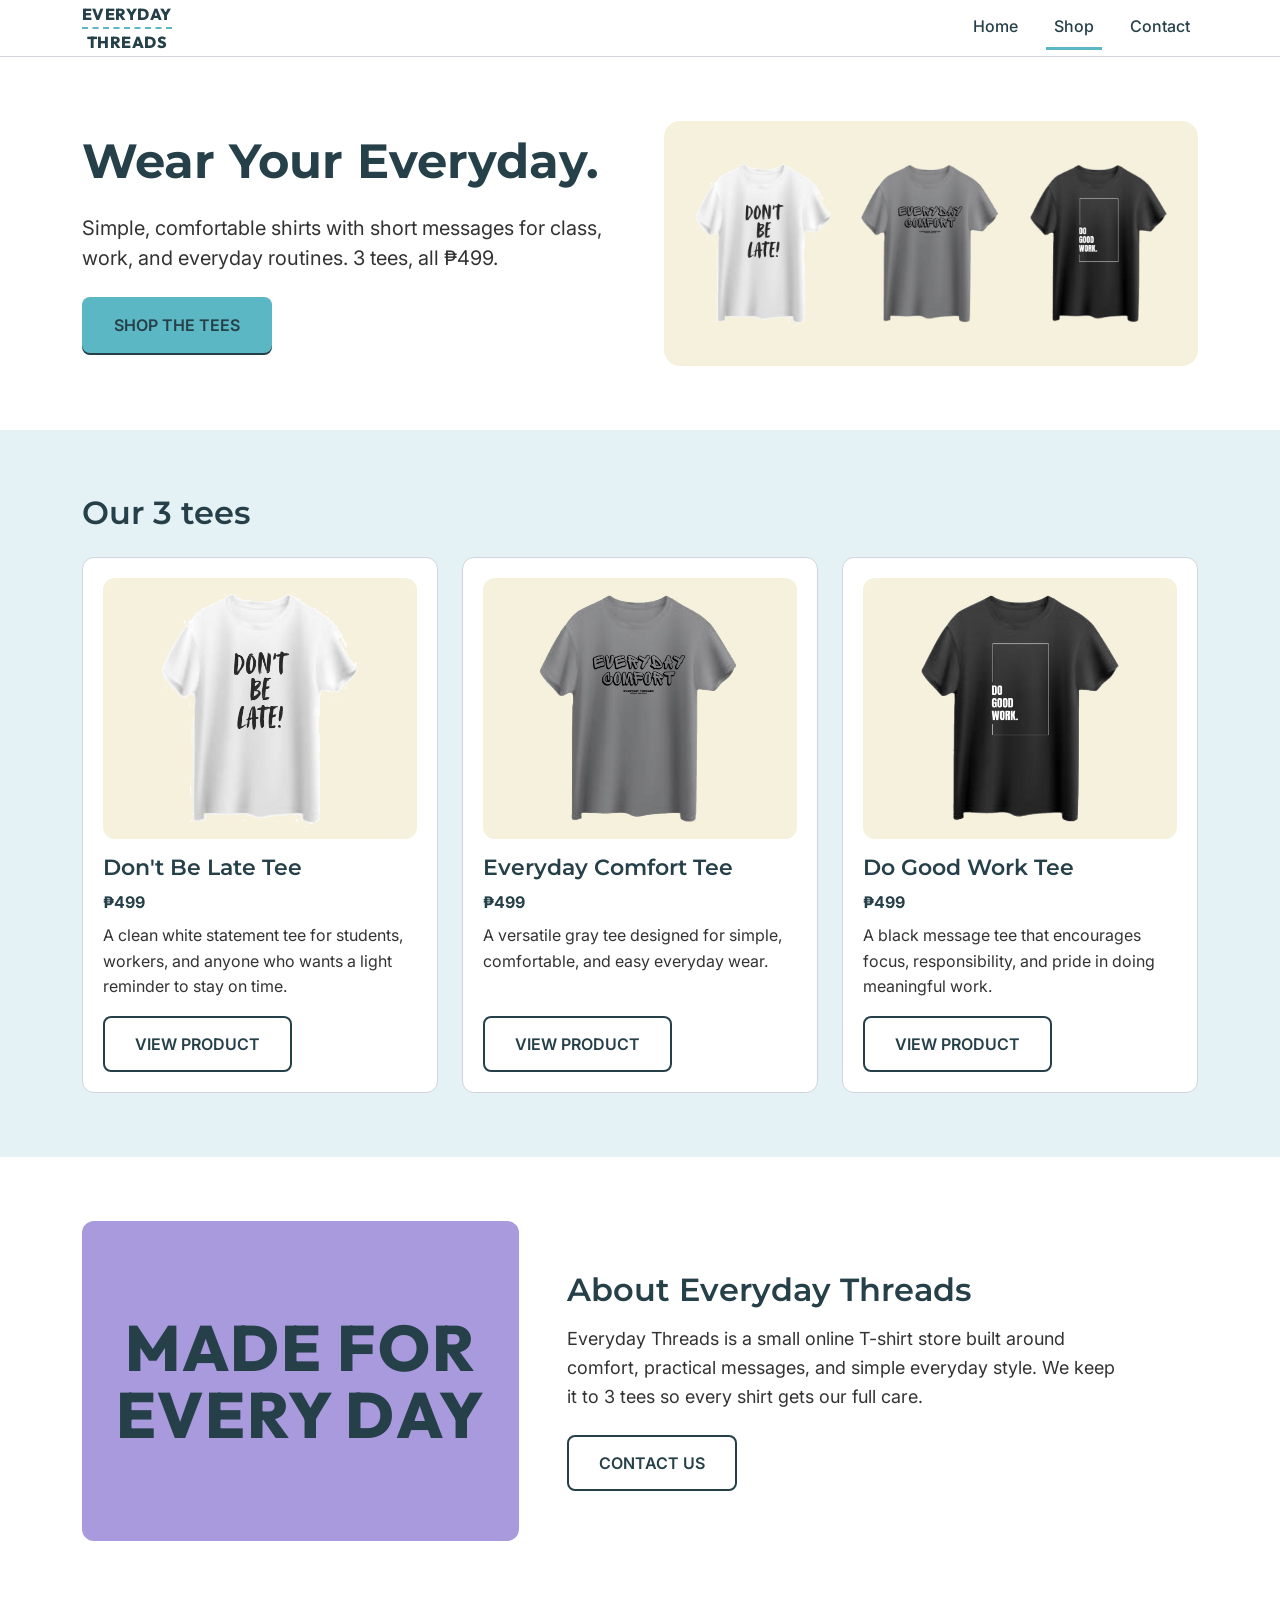
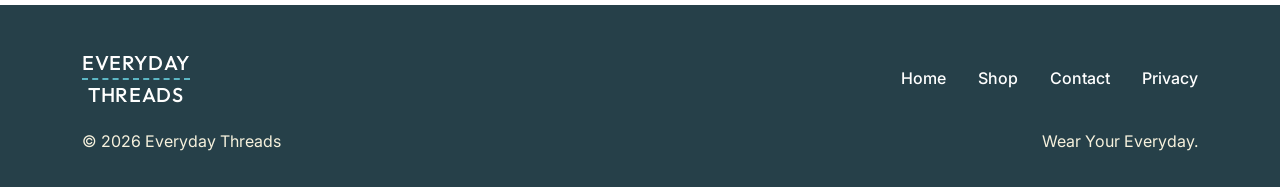
<file: index.html>
<!DOCTYPE html>
<html lang="en">
<head>
  <meta charset="UTF-8">
  <meta name="viewport" content="width=device-width, initial-scale=1">
  <title>Everyday Threads | Comfortable message tees for every day</title>
  <meta name="description" content="Everyday Threads sells three simple, comfortable message tees for class, work, and everyday routines. All tees are 499 pesos.">
  <link rel="stylesheet" href="https://cdn.jsdelivr.net/npm/bootstrap@5.3.3/dist/css/bootstrap.min.css" integrity="sha384-QWTKZyjpPEjISv5WaRU9OFeRpok6YctnYmDr5pNlyT2bRjXh0JMhjY6hW+ALEwIH" crossorigin="anonymous">
  <link rel="preconnect" href="https://fonts.googleapis.com">
  <link rel="preconnect" href="https://fonts.gstatic.com" crossorigin>
  <link rel="stylesheet" href="https://fonts.googleapis.com/css2?family=Inter:wght@400;500;600;700&amp;family=Montserrat:wght@600;700&amp;family=Outfit:wght@800&amp;display=swap">
  <link rel="stylesheet" href="css/style.css">
</head>
<body>
  <a class="skip-link" href="#main">Skip to main content</a>
  <header class="site-header">
    <nav class="navbar navbar-expand-md" aria-label="Main">
      <div class="container">
        <a class="logo" href="index.html" aria-label="Everyday Threads home page"><span>Everyday</span><span class="stitch"></span><span>Threads</span></a>
        <button class="navbar-toggler" type="button" data-bs-toggle="collapse" data-bs-target="#main-nav" aria-controls="main-nav" aria-expanded="false" aria-label="Open menu">
          <span class="navbar-toggler-icon"></span>
        </button>
        <div class="collapse navbar-collapse justify-content-end" id="main-nav">
          <ul class="navbar-nav">
          <li class="nav-item"><a class="nav-link active" aria-current="page" href="index.html">Home</a></li>
          <li class="nav-item"><a class="nav-link" href="index.html#shop">Shop</a></li>
          <li class="nav-item"><a class="nav-link" href="contact.html">Contact</a></li>
          </ul>
        </div>
      </div>
    </nav>
  </header>

  <main id="main">
    <section class="section" aria-labelledby="hero-title">
      <div class="container">
        <div class="row align-items-center g-5">
          <div class="col-lg-6">
            <h1 id="hero-title" class="mb-4">Wear Your Everyday.</h1>
            <p class="lead-text mb-4">Simple, comfortable shirts with short messages for class, work, and everyday routines. 3 tees, all &#8369;499.</p>
            <a class="btn btn-et" href="#shop">Shop the tees</a>
          </div>
          <div class="col-lg-6">
            <div class="hero-panel d-flex align-items-center justify-content-center">
              <img src="images/dont-be-late-tee.jpg" alt="Don't Be Late Tee: white tee with the words Don't be late in brush lettering" width="900" height="975">
              <img src="images/everyday-comfort-tee.jpg" alt="Everyday Comfort Tee: gray tee with the words Everyday Comfort" width="900" height="975">
              <img src="images/do-good-work-tee.jpg" alt="Do Good Work Tee: black tee with the words Do good work in white capitals" width="900" height="975">
            </div>
          </div>
        </div>
      </div>
    </section>

    <section id="shop" class="section bg-pale-teal" aria-labelledby="shop-title">
      <div class="container">
        <h2 id="shop-title" class="mb-4">Our 3 tees</h2>
        <div class="row g-4">
          <div class="col-md-6 col-lg-4">
            <article class="product-card d-flex flex-column gap-2">
              <div class="img-panel mb-2">
                <img src="images/dont-be-late-tee.jpg" alt="White Don't Be Late Tee with the words Don't be late in black brush lettering on the front" width="900" height="975" loading="lazy">
              </div>
              <h3 class="mb-0">Don't Be Late Tee</h3>
              <p class="price mb-0">&#8369;499</p>
              <p class="mb-2">A clean white statement tee for students, workers, and anyone who wants a light reminder to stay on time.</p>
              <a class="btn btn-et-outline align-self-start mt-auto" href="dont-be-late-tee.html">View product<span class="visually-hidden">: Don't Be Late Tee</span></a>
            </article>
          </div>
          <div class="col-md-6 col-lg-4">
            <article class="product-card d-flex flex-column gap-2">
              <div class="img-panel mb-2">
                <img src="images/everyday-comfort-tee.jpg" alt="Gray Everyday Comfort Tee with the words Everyday Comfort in black graffiti-style lettering on the front" width="900" height="975" loading="lazy">
              </div>
              <h3 class="mb-0">Everyday Comfort Tee</h3>
              <p class="price mb-0">&#8369;499</p>
              <p class="mb-2">A versatile gray tee designed for simple, comfortable, and easy everyday wear.</p>
              <a class="btn btn-et-outline align-self-start mt-auto" href="everyday-comfort-tee.html">View product<span class="visually-hidden">: Everyday Comfort Tee</span></a>
            </article>
          </div>
          <div class="col-md-6 col-lg-4">
            <article class="product-card d-flex flex-column gap-2">
              <div class="img-panel mb-2">
                <img src="images/do-good-work-tee.jpg" alt="Black Do Good Work Tee with the words Do good work in white capitals beside a thin white frame" width="900" height="975" loading="lazy">
              </div>
              <h3 class="mb-0">Do Good Work Tee</h3>
              <p class="price mb-0">&#8369;499</p>
              <p class="mb-2">A black message tee that encourages focus, responsibility, and pride in doing meaningful work.</p>
              <a class="btn btn-et-outline align-self-start mt-auto" href="do-good-work-tee.html">View product<span class="visually-hidden">: Do Good Work Tee</span></a>
            </article>
          </div>
        </div>
      </div>
    </section>

    <section id="about" class="section" aria-labelledby="about-title">
      <div class="container">
        <div class="row align-items-center g-5">
          <div class="col-lg-5">
            <div class="about-panel" aria-hidden="true">Made for<br>every day</div>
          </div>
          <div class="col-lg-7">
            <h2 id="about-title" class="mb-3">About Everyday Threads</h2>
            <p class="about-text mb-4">Everyday Threads is a small online T-shirt store built around comfort, practical messages, and simple everyday style. We keep it to 3 tees so every shirt gets our full care.</p>
            <a class="btn btn-et-outline" href="contact.html">Contact us</a>
          </div>
        </div>
      </div>
    </section>
  </main>

  <footer class="site-footer">
    <div class="container">
      <div class="d-flex flex-column flex-md-row justify-content-between align-items-md-center gap-3">
        <a class="logo logo-light" href="index.html" aria-label="Everyday Threads home page"><span>Everyday</span><span class="stitch"></span><span>Threads</span></a>
        <nav aria-label="Footer">
          <ul class="list-unstyled d-flex flex-wrap footer-nav mb-0">
            <li><a href="index.html">Home</a></li>
            <li><a href="index.html#shop">Shop</a></li>
            <li><a href="contact.html">Contact</a></li>
            <li><a href="privacy.html">Privacy</a></li>
          </ul>
        </nav>
      </div>
      <div class="d-flex flex-column flex-md-row justify-content-between gap-2 mt-4">
        <p class="copy mb-0">&copy; 2026 Everyday Threads</p>
        <p class="copy mb-0">Wear Your Everyday.</p>
      </div>
    </div>
  </footer>

  <script src="https://cdn.jsdelivr.net/npm/bootstrap@5.3.3/dist/js/bootstrap.bundle.min.js" integrity="sha384-YvpcrYf0tY3lHB60NNkmXc5s9fDVZLESaAA55NDzOxhy9GkcIdslK1eN7N6jIeHz" crossorigin="anonymous"></script>
  <script src="js/main.js"></script>
</body>
</html>
</file>
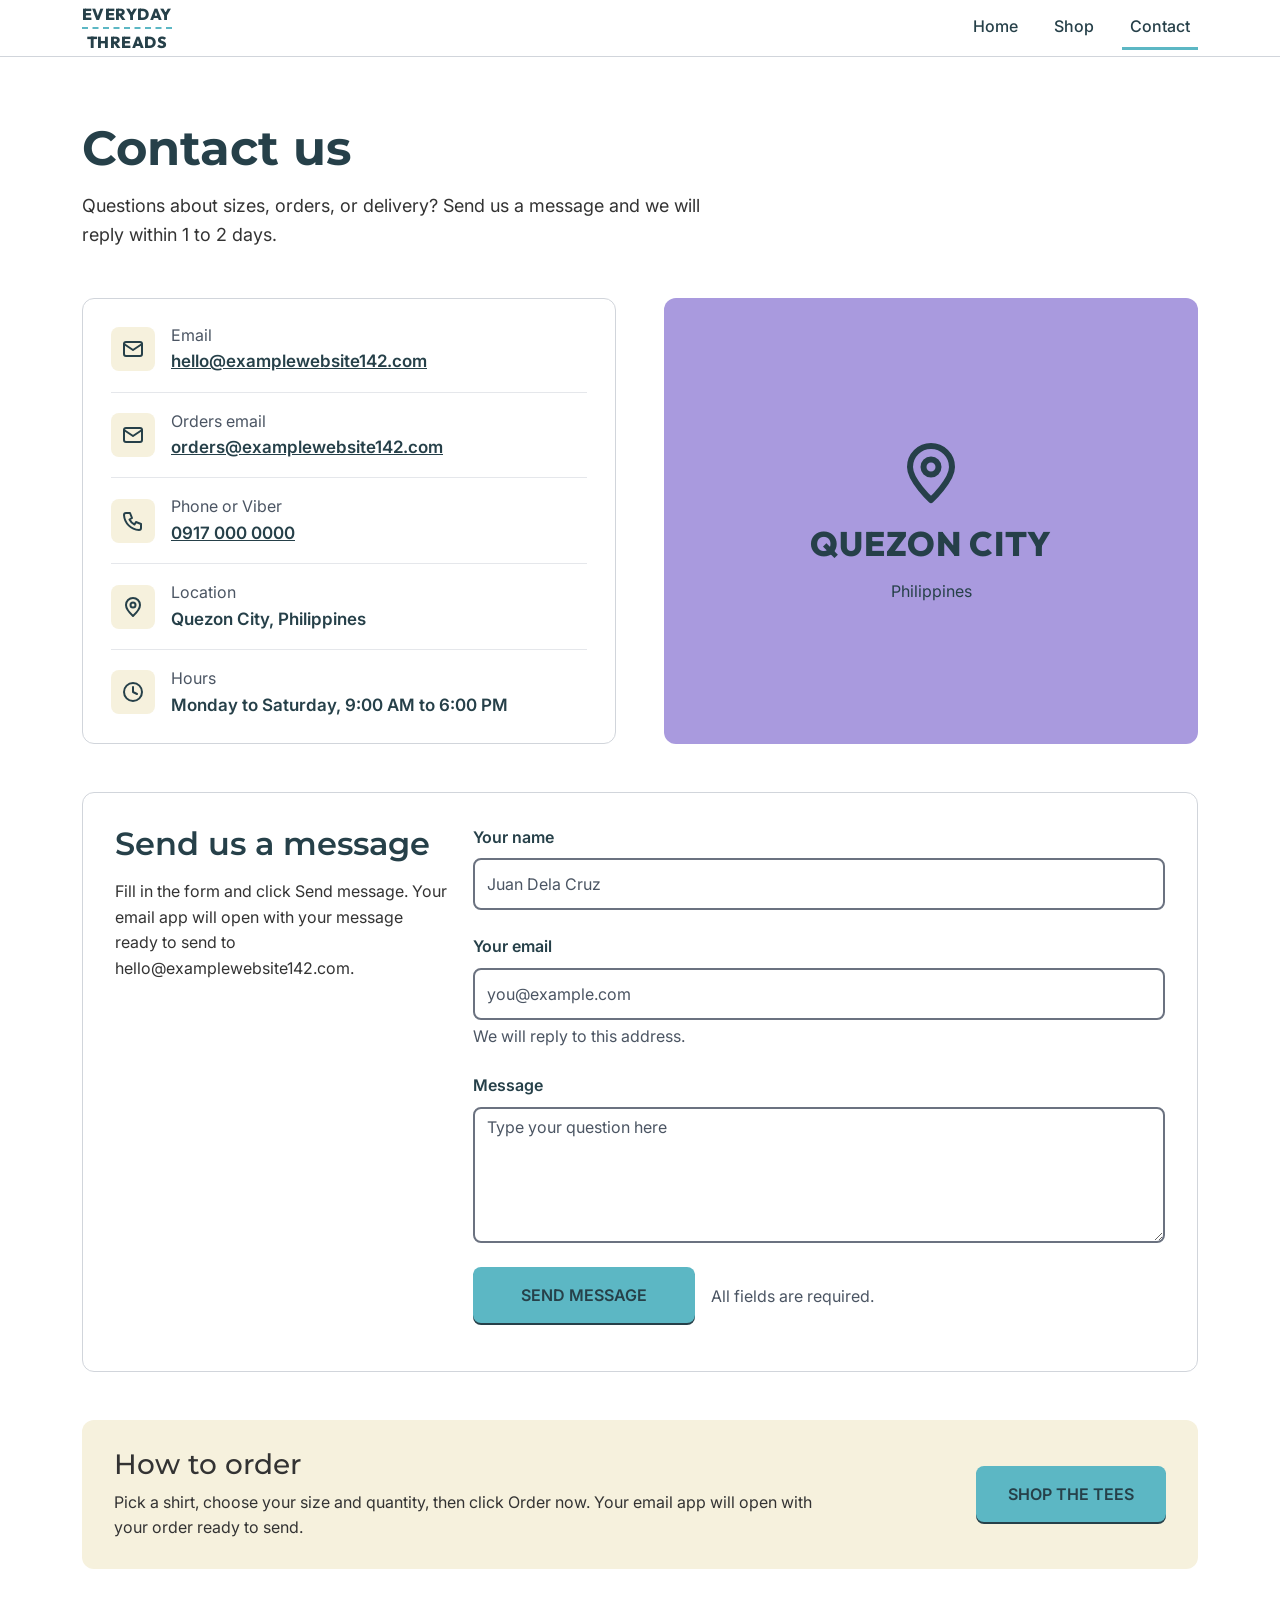
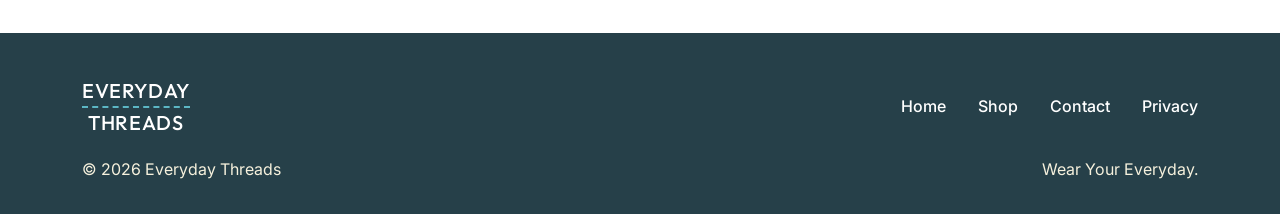
<file: contact.html>
<!DOCTYPE html>
<html lang="en">
<head>
  <meta charset="UTF-8">
  <meta name="viewport" content="width=device-width, initial-scale=1">
  <title>Contact Us | Everyday Threads</title>
  <meta name="description" content="Questions about sizes, orders, or delivery? Contact Everyday Threads. We reply within 1 to 2 days.">
  <link rel="stylesheet" href="https://cdn.jsdelivr.net/npm/bootstrap@5.3.3/dist/css/bootstrap.min.css" integrity="sha384-QWTKZyjpPEjISv5WaRU9OFeRpok6YctnYmDr5pNlyT2bRjXh0JMhjY6hW+ALEwIH" crossorigin="anonymous">
  <link rel="preconnect" href="https://fonts.googleapis.com">
  <link rel="preconnect" href="https://fonts.gstatic.com" crossorigin>
  <link rel="stylesheet" href="https://fonts.googleapis.com/css2?family=Inter:wght@400;500;600;700&amp;family=Montserrat:wght@600;700&amp;family=Outfit:wght@800&amp;display=swap">
  <link rel="stylesheet" href="css/style.css">
</head>
<body>
  <a class="skip-link" href="#main">Skip to main content</a>
  <header class="site-header">
    <nav class="navbar navbar-expand-md" aria-label="Main">
      <div class="container">
        <a class="logo" href="index.html" aria-label="Everyday Threads home page"><span>Everyday</span><span class="stitch"></span><span>Threads</span></a>
        <button class="navbar-toggler" type="button" data-bs-toggle="collapse" data-bs-target="#main-nav" aria-controls="main-nav" aria-expanded="false" aria-label="Open menu">
          <span class="navbar-toggler-icon"></span>
        </button>
        <div class="collapse navbar-collapse justify-content-end" id="main-nav">
          <ul class="navbar-nav">
          <li class="nav-item"><a class="nav-link" href="index.html">Home</a></li>
          <li class="nav-item"><a class="nav-link" href="index.html#shop">Shop</a></li>
          <li class="nav-item"><a class="nav-link active" aria-current="page" href="contact.html">Contact</a></li>
          </ul>
        </div>
      </div>
    </nav>
  </header>

  <main id="main">
    <section class="section pb-0" aria-labelledby="contact-title">
      <div class="container">
        <h1 id="contact-title" class="mb-3">Contact us</h1>
        <p class="intro-text mb-0">Questions about sizes, orders, or delivery? Send us a message and we will reply within 1 to 2 days.</p>
      </div>
    </section>

    <section class="section pt-5 pb-0" aria-label="Contact details">
      <div class="container">
        <div class="row g-5">
          <div class="col-lg-6">
            <div class="contact-card">
            <div class="contact-row">
              <span class="contact-icon"><svg width="24" height="24" viewBox="0 0 24 24" fill="none" stroke="#264049" stroke-width="2" stroke-linecap="round" stroke-linejoin="round" aria-hidden="true" focusable="false"><rect x="3" y="5" width="18" height="14" rx="2"/><path d="M3 7l9 6 9-6"/></svg></span>
              <div><span class="contact-label">Email</span><span class="contact-value"><a href="mailto:hello@examplewebsite142.com">hello@examplewebsite142.com</a></span></div>
            </div>
            <div class="contact-row">
              <span class="contact-icon"><svg width="24" height="24" viewBox="0 0 24 24" fill="none" stroke="#264049" stroke-width="2" stroke-linecap="round" stroke-linejoin="round" aria-hidden="true" focusable="false"><rect x="3" y="5" width="18" height="14" rx="2"/><path d="M3 7l9 6 9-6"/></svg></span>
              <div><span class="contact-label">Orders email</span><span class="contact-value"><a href="mailto:orders@examplewebsite142.com">orders@examplewebsite142.com</a></span></div>
            </div>
            <div class="contact-row">
              <span class="contact-icon"><svg width="24" height="24" viewBox="0 0 24 24" fill="none" stroke="#264049" stroke-width="2" stroke-linecap="round" stroke-linejoin="round" aria-hidden="true" focusable="false"><path d="M5 4h4l2 5-2.5 1.5a11 11 0 0 0 5 5L15 13l5 2v4a2 2 0 0 1-2 2A16 16 0 0 1 3 6a2 2 0 0 1 2-2z"/></svg></span>
              <div><span class="contact-label">Phone or Viber</span><span class="contact-value"><a href="tel:+639170000000">0917&nbsp;000&nbsp;0000</a></span></div>
            </div>
            <div class="contact-row">
              <span class="contact-icon"><svg width="24" height="24" viewBox="0 0 24 24" fill="none" stroke="#264049" stroke-width="2" stroke-linecap="round" stroke-linejoin="round" aria-hidden="true" focusable="false"><path d="M12 21s-7-6.5-7-11a7 7 0 0 1 14 0c0 4.5-7 11-7 11z"/><circle cx="12" cy="10" r="2.5"/></svg></span>
              <div><span class="contact-label">Location</span><span class="contact-value">Quezon City, Philippines</span></div>
            </div>
            <div class="contact-row">
              <span class="contact-icon"><svg width="24" height="24" viewBox="0 0 24 24" fill="none" stroke="#264049" stroke-width="2" stroke-linecap="round" stroke-linejoin="round" aria-hidden="true" focusable="false"><circle cx="12" cy="12" r="9"/><path d="M12 7v5l4 2"/></svg></span>
              <div><span class="contact-label">Hours</span><span class="contact-value">Monday to Saturday, 9:00 AM to 6:00 PM</span></div>
            </div>
            </div>
          </div>
          <div class="col-lg-6">
            <div class="location-panel" aria-hidden="true">
              <svg width="72" height="72" viewBox="0 0 24 24" fill="none" stroke="#264049" stroke-width="2" stroke-linecap="round" stroke-linejoin="round" aria-hidden="true" focusable="false"><path d="M12 21s-7-6.5-7-11a7 7 0 0 1 14 0c0 4.5-7 11-7 11z"/><circle cx="12" cy="10" r="2.5"/></svg>
              <span class="city">Quezon City</span>
              <span>Philippines</span>
            </div>
          </div>
        </div>
      </div>
    </section>

    <section class="section pt-5 pb-0" aria-labelledby="form-title">
      <div class="container">
        <div class="form-card">
          <div class="row g-4">
            <div class="col-lg-4">
              <h2 id="form-title" class="mb-3">Send us a message</h2>
              <p class="mb-0">Fill in the form and click Send message. Your email app will open with your message ready to send to hello@examplewebsite142.com.</p>
            </div>
            <div class="col-lg-8">
              <form id="contact-form" novalidate>
                <div class="mb-4">
                  <label for="contact-name" class="form-label">Your name</label>
                  <input type="text" class="form-control" id="contact-name" name="name" autocomplete="name" placeholder="Juan Dela Cruz" required aria-describedby="contact-name-error">
                  <p id="contact-name-error" class="field-error mb-0" hidden></p>
                </div>
                <div class="mb-4">
                  <label for="contact-email" class="form-label">Your email</label>
                  <input type="email" class="form-control" id="contact-email" name="email" autocomplete="email" placeholder="you@example.com" required aria-describedby="contact-email-hint contact-email-error">
                  <p id="contact-email-hint" class="form-text mb-0 mt-1">We will reply to this address.</p>
                  <p id="contact-email-error" class="field-error mb-0" hidden></p>
                </div>
                <div class="mb-4">
                  <label for="contact-message" class="form-label">Message</label>
                  <textarea class="form-control" id="contact-message" name="message" rows="5" placeholder="Type your question here" required aria-describedby="contact-message-error"></textarea>
                  <p id="contact-message-error" class="field-error mb-0" hidden></p>
                </div>
                <div class="d-flex flex-wrap align-items-center gap-3">
                  <button type="submit" class="btn btn-et px-5">Send message</button>
                  <p class="form-text mb-0">All fields are required.</p>
                </div>
                <p id="contact-status" class="form-status mt-3 mb-0" role="status" aria-live="polite"></p>
              </form>
            </div>
          </div>
        </div>
      </div>
    </section>

    <section class="section pt-5" aria-labelledby="order-help-title">
      <div class="container">
        <div class="how-to-order d-flex flex-column flex-md-row justify-content-between align-items-md-center gap-3">
          <div class="how-to-order-text">
            <h2 id="order-help-title" class="h3 mb-2">How to order</h2>
            <p class="mb-0">Pick a shirt, choose your size and quantity, then click Order now. Your email app will open with your order ready to send.</p>
          </div>
          <a class="btn btn-et" href="index.html#shop">Shop the tees</a>
        </div>
      </div>
    </section>
  </main>

  <footer class="site-footer">
    <div class="container">
      <div class="d-flex flex-column flex-md-row justify-content-between align-items-md-center gap-3">
        <a class="logo logo-light" href="index.html" aria-label="Everyday Threads home page"><span>Everyday</span><span class="stitch"></span><span>Threads</span></a>
        <nav aria-label="Footer">
          <ul class="list-unstyled d-flex flex-wrap footer-nav mb-0">
            <li><a href="index.html">Home</a></li>
            <li><a href="index.html#shop">Shop</a></li>
            <li><a href="contact.html">Contact</a></li>
            <li><a href="privacy.html">Privacy</a></li>
          </ul>
        </nav>
      </div>
      <div class="d-flex flex-column flex-md-row justify-content-between gap-2 mt-4">
        <p class="copy mb-0">&copy; 2026 Everyday Threads</p>
        <p class="copy mb-0">Wear Your Everyday.</p>
      </div>
    </div>
  </footer>

  <script src="https://cdn.jsdelivr.net/npm/bootstrap@5.3.3/dist/js/bootstrap.bundle.min.js" integrity="sha384-YvpcrYf0tY3lHB60NNkmXc5s9fDVZLESaAA55NDzOxhy9GkcIdslK1eN7N6jIeHz" crossorigin="anonymous"></script>
  <script src="js/main.js"></script>
</body>
</html>
</file>
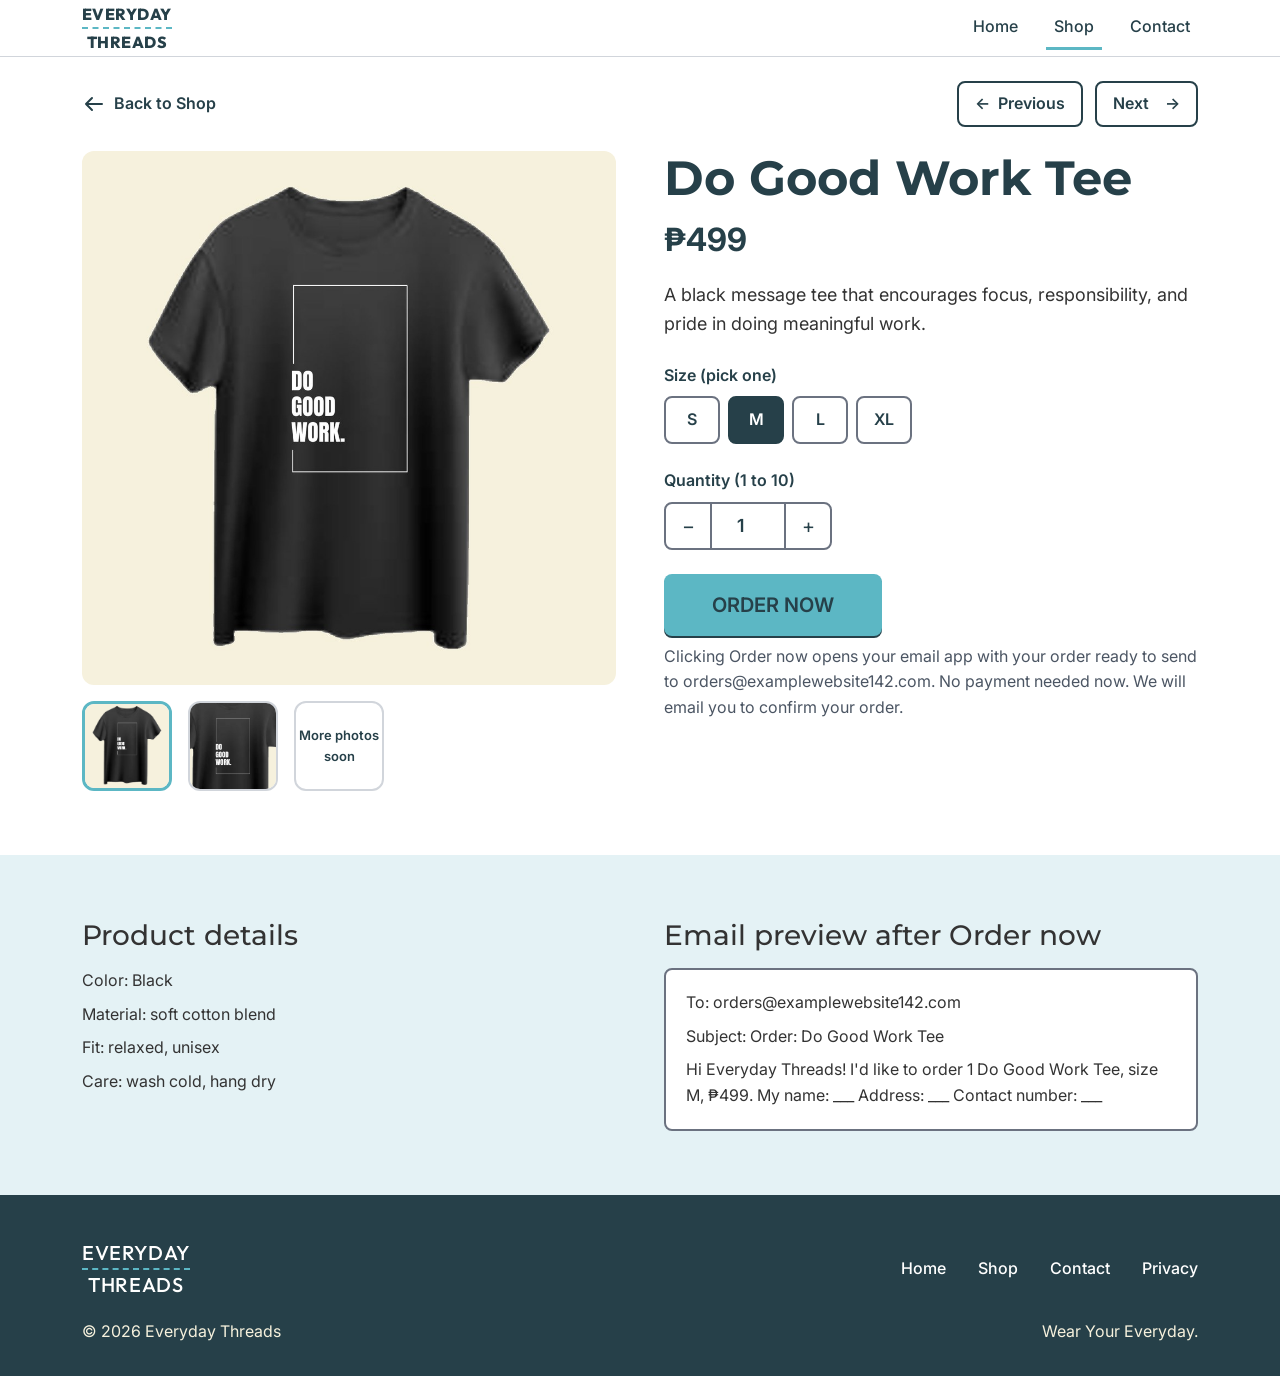
<file: do-good-work-tee.html>
<!DOCTYPE html>
<html lang="en">
<head>
  <meta charset="UTF-8">
  <meta name="viewport" content="width=device-width, initial-scale=1">
  <title>Do Good Work Tee | Everyday Threads</title>
  <meta name="description" content="Do Good Work Tee: A black message tee that encourages focus, responsibility, and pride in doing meaningful work. 499 pesos. Order by email.">
  <link rel="stylesheet" href="https://cdn.jsdelivr.net/npm/bootstrap@5.3.3/dist/css/bootstrap.min.css" integrity="sha384-QWTKZyjpPEjISv5WaRU9OFeRpok6YctnYmDr5pNlyT2bRjXh0JMhjY6hW+ALEwIH" crossorigin="anonymous">
  <link rel="preconnect" href="https://fonts.googleapis.com">
  <link rel="preconnect" href="https://fonts.gstatic.com" crossorigin>
  <link rel="stylesheet" href="https://fonts.googleapis.com/css2?family=Inter:wght@400;500;600;700&amp;family=Montserrat:wght@600;700&amp;family=Outfit:wght@800&amp;display=swap">
  <link rel="stylesheet" href="css/style.css">
</head>
<body>
  <a class="skip-link" href="#main">Skip to main content</a>
  <header class="site-header">
    <nav class="navbar navbar-expand-md" aria-label="Main">
      <div class="container">
        <a class="logo" href="index.html" aria-label="Everyday Threads home page"><span>Everyday</span><span class="stitch"></span><span>Threads</span></a>
        <button class="navbar-toggler" type="button" data-bs-toggle="collapse" data-bs-target="#main-nav" aria-controls="main-nav" aria-expanded="false" aria-label="Open menu">
          <span class="navbar-toggler-icon"></span>
        </button>
        <div class="collapse navbar-collapse justify-content-end" id="main-nav">
          <ul class="navbar-nav">
          <li class="nav-item"><a class="nav-link" href="index.html">Home</a></li>
          <li class="nav-item"><a class="nav-link active" href="index.html#shop">Shop</a></li>
          <li class="nav-item"><a class="nav-link" href="contact.html">Contact</a></li>
          </ul>
        </div>
      </div>
    </nav>
  </header>

  <main id="main">
    <div class="container pt-4 d-flex flex-wrap justify-content-between align-items-center gap-2">
      <a class="back-link" href="index.html#shop"><svg width="24" height="24" viewBox="0 0 24 24" fill="none" stroke="#264049" stroke-width="2" stroke-linecap="round" stroke-linejoin="round" aria-hidden="true" focusable="false"><path d="M20 12H4M10 6l-6 6 6 6"/></svg> Back to Shop</a>
      <nav class="tee-pager" aria-label="Browse the tees">
        <a class="pager-link" href="everyday-comfort-tee.html" rel="prev"><span aria-hidden="true">&larr;</span> Previous<span class="visually-hidden">: Everyday Comfort Tee</span></a>
        <a class="pager-link" href="dont-be-late-tee.html" rel="next">Next<span class="visually-hidden">: Don't Be Late Tee</span> <span aria-hidden="true">&rarr;</span></a>
      </nav>
    </div>

    <section class="section pt-4" aria-labelledby="product-title">
      <div class="container">
        <div class="row g-5">
          <div class="col-lg-6">
            <div class="img-panel main-photo mb-3">
              <img id="main-photo" src="images/do-good-work-tee.jpg" alt="Black Do Good Work Tee with the words Do good work in white capitals beside a thin white frame" width="900" height="975">
            </div>
            <div class="d-flex gap-3">
              <button type="button" class="thumb" aria-pressed="true" aria-label="Show front view" data-src="images/do-good-work-tee.jpg" data-alt="Black Do Good Work Tee with the words Do good work in white capitals beside a thin white frame">
                <img src="images/do-good-work-tee.jpg" alt="" width="90" height="90">
              </button>
              <button type="button" class="thumb" aria-pressed="false" aria-label="Show close-up of the print" data-src="images/do-good-work-tee-closeup.jpg" data-alt="Close-up of the Do Good Work print: the words Do good work in white capitals inside a thin white frame">
                <img src="images/do-good-work-tee-closeup.jpg" alt="" width="90" height="90">
              </button>
              <div class="thumb-soon">More photos soon</div>
            </div>
          </div>

          <div class="col-lg-6">
            <h1 id="product-title" class="mb-2">Do Good Work Tee</h1>
            <p class="price fs-2 mb-3">&#8369;499</p>
            <p class="product-desc mb-4">A black message tee that encourages focus, responsibility, and pride in doing meaningful work.</p>

            <form id="order-form" data-product="Do Good Work Tee" data-color="Black" data-price="499">
              <fieldset class="mb-4">
                <legend class="form-label fs-6 mb-2">Size (pick one)</legend>
                <div class="d-flex gap-2">
                  <div class="size-option">
                    <input type="radio" name="size" id="size-s" value="S">
                    <label for="size-s">S</label>
                  </div>
                  <div class="size-option">
                    <input type="radio" name="size" id="size-m" value="M" checked>
                    <label for="size-m">M</label>
                  </div>
                  <div class="size-option">
                    <input type="radio" name="size" id="size-l" value="L">
                    <label for="size-l">L</label>
                  </div>
                  <div class="size-option">
                    <input type="radio" name="size" id="size-xl" value="XL">
                    <label for="size-xl">XL</label>
                  </div>
                </div>
              </fieldset>

              <div class="mb-4">
                <label for="quantity" class="form-label d-block">Quantity (1 to 10)</label>
                <div class="qty-group">
                  <button type="button" id="qty-minus" aria-label="Decrease quantity">&minus;</button>
                  <input type="number" id="quantity" name="quantity" value="1" min="1" max="10" inputmode="numeric">
                  <button type="button" id="qty-plus" aria-label="Increase quantity">+</button>
                </div>
              </div>

              <button type="submit" class="btn btn-et fs-5 px-5">Order now</button>
              <p class="form-text mt-2 mb-0">Clicking Order now opens your email app with your order ready to send to orders@examplewebsite142.com. No payment needed now. We will email you to confirm your order.</p>
              <p id="order-status" class="form-status mt-3" role="status" aria-live="polite"></p>
            </form>
          </div>
        </div>
      </div>
    </section>

    <section class="section bg-pale-teal" aria-label="More about this tee">
      <div class="container">
        <div class="row g-5">
          <div class="col-lg-6">
            <h2 class="h3 mb-3">Product details</h2>
            <ul class="list-unstyled d-flex flex-column gap-2 mb-0">
              <li>Color: Black</li>
              <li>Material: soft cotton blend</li>
              <li>Fit: relaxed, unisex</li>
              <li>Care: wash cold, hang dry</li>
            </ul>
          </div>
          <div class="col-lg-6">
            <h2 class="h3 mb-3">Email preview after Order now</h2>
            <div class="email-preview">
              <p>To: orders@examplewebsite142.com</p>
              <p>Subject: Order: Do Good Work Tee</p>
              <p class="mb-0">Hi Everyday Threads! I'd like to order 1 Do Good Work Tee, size M, &#8369;499. My name: ___ Address: ___ Contact number: ___</p>
            </div>
          </div>
        </div>
      </div>
    </section>
  </main>

  <footer class="site-footer">
    <div class="container">
      <div class="d-flex flex-column flex-md-row justify-content-between align-items-md-center gap-3">
        <a class="logo logo-light" href="index.html" aria-label="Everyday Threads home page"><span>Everyday</span><span class="stitch"></span><span>Threads</span></a>
        <nav aria-label="Footer">
          <ul class="list-unstyled d-flex flex-wrap footer-nav mb-0">
            <li><a href="index.html">Home</a></li>
            <li><a href="index.html#shop">Shop</a></li>
            <li><a href="contact.html">Contact</a></li>
            <li><a href="privacy.html">Privacy</a></li>
          </ul>
        </nav>
      </div>
      <div class="d-flex flex-column flex-md-row justify-content-between gap-2 mt-4">
        <p class="copy mb-0">&copy; 2026 Everyday Threads</p>
        <p class="copy mb-0">Wear Your Everyday.</p>
      </div>
    </div>
  </footer>

  <script src="https://cdn.jsdelivr.net/npm/bootstrap@5.3.3/dist/js/bootstrap.bundle.min.js" integrity="sha384-YvpcrYf0tY3lHB60NNkmXc5s9fDVZLESaAA55NDzOxhy9GkcIdslK1eN7N6jIeHz" crossorigin="anonymous"></script>
  <script src="js/main.js"></script>
</body>
</html>
</file>
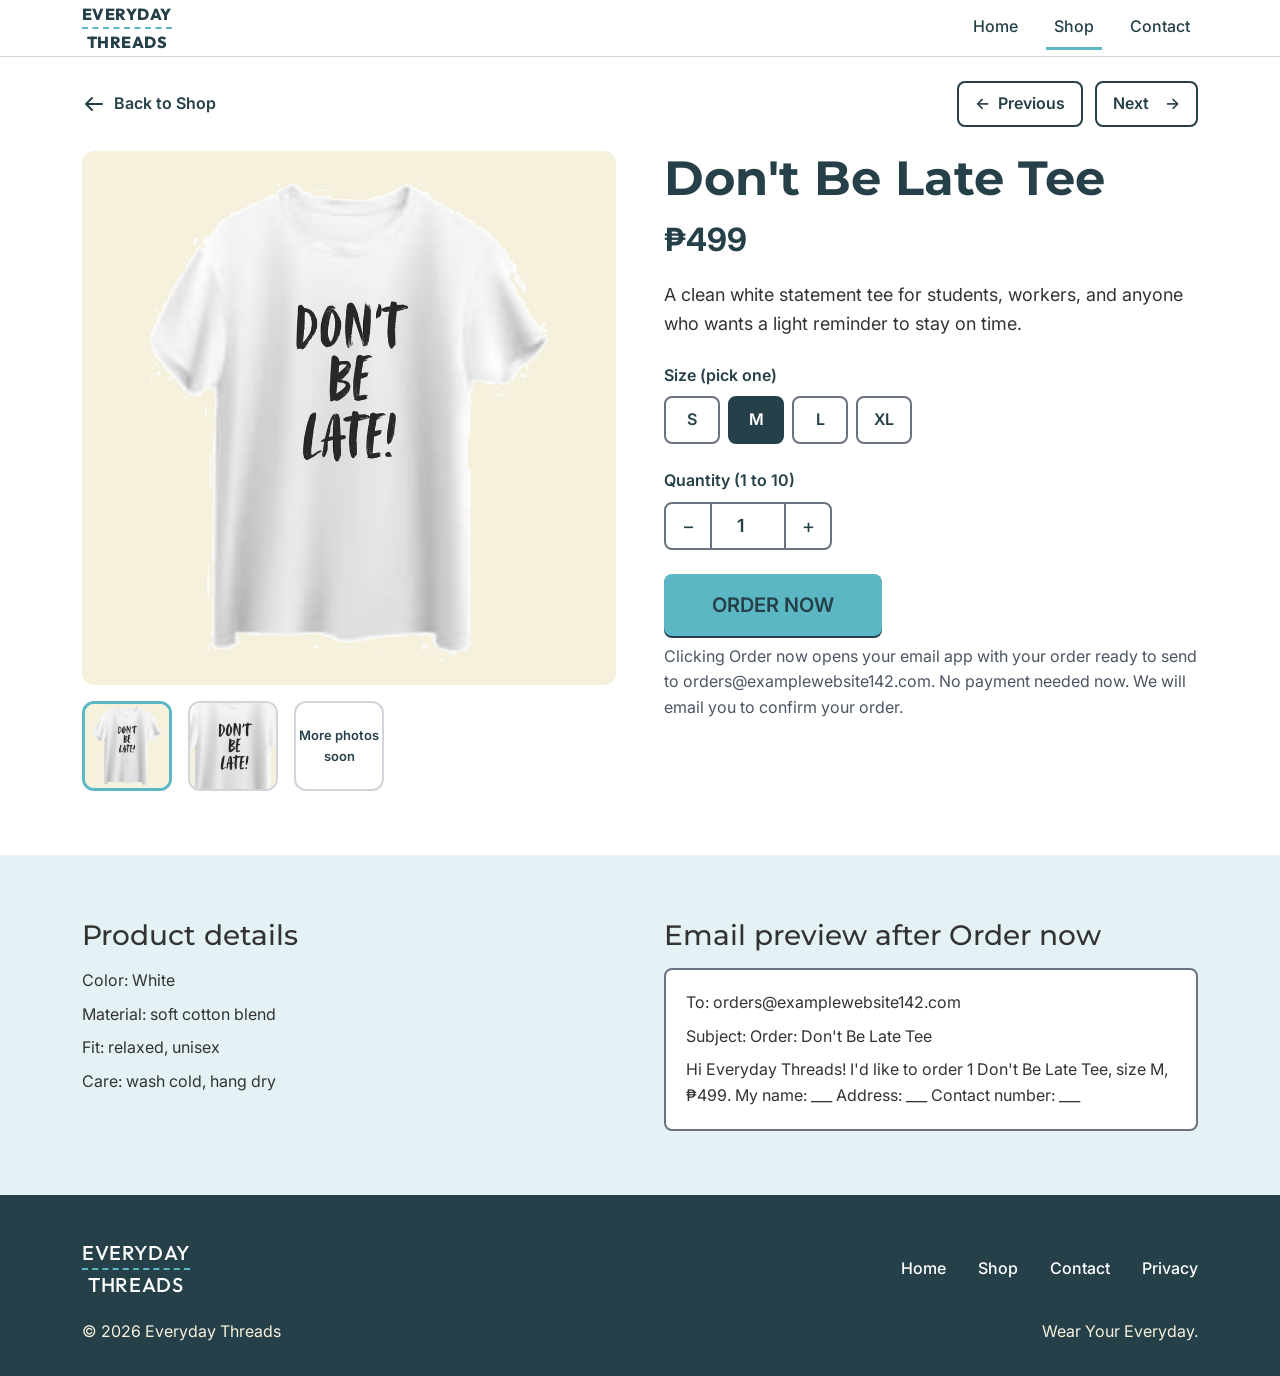
<file: dont-be-late-tee.html>
<!DOCTYPE html>
<html lang="en">
<head>
  <meta charset="UTF-8">
  <meta name="viewport" content="width=device-width, initial-scale=1">
  <title>Don't Be Late Tee | Everyday Threads</title>
  <meta name="description" content="Don't Be Late Tee: A clean white statement tee for students, workers, and anyone who wants a light reminder to stay on time. 499 pesos. Order by email.">
  <link rel="stylesheet" href="https://cdn.jsdelivr.net/npm/bootstrap@5.3.3/dist/css/bootstrap.min.css" integrity="sha384-QWTKZyjpPEjISv5WaRU9OFeRpok6YctnYmDr5pNlyT2bRjXh0JMhjY6hW+ALEwIH" crossorigin="anonymous">
  <link rel="preconnect" href="https://fonts.googleapis.com">
  <link rel="preconnect" href="https://fonts.gstatic.com" crossorigin>
  <link rel="stylesheet" href="https://fonts.googleapis.com/css2?family=Inter:wght@400;500;600;700&amp;family=Montserrat:wght@600;700&amp;family=Outfit:wght@800&amp;display=swap">
  <link rel="stylesheet" href="css/style.css">
</head>
<body>
  <a class="skip-link" href="#main">Skip to main content</a>
  <header class="site-header">
    <nav class="navbar navbar-expand-md" aria-label="Main">
      <div class="container">
        <a class="logo" href="index.html" aria-label="Everyday Threads home page"><span>Everyday</span><span class="stitch"></span><span>Threads</span></a>
        <button class="navbar-toggler" type="button" data-bs-toggle="collapse" data-bs-target="#main-nav" aria-controls="main-nav" aria-expanded="false" aria-label="Open menu">
          <span class="navbar-toggler-icon"></span>
        </button>
        <div class="collapse navbar-collapse justify-content-end" id="main-nav">
          <ul class="navbar-nav">
          <li class="nav-item"><a class="nav-link" href="index.html">Home</a></li>
          <li class="nav-item"><a class="nav-link active" href="index.html#shop">Shop</a></li>
          <li class="nav-item"><a class="nav-link" href="contact.html">Contact</a></li>
          </ul>
        </div>
      </div>
    </nav>
  </header>

  <main id="main">
    <div class="container pt-4 d-flex flex-wrap justify-content-between align-items-center gap-2">
      <a class="back-link" href="index.html#shop"><svg width="24" height="24" viewBox="0 0 24 24" fill="none" stroke="#264049" stroke-width="2" stroke-linecap="round" stroke-linejoin="round" aria-hidden="true" focusable="false"><path d="M20 12H4M10 6l-6 6 6 6"/></svg> Back to Shop</a>
      <nav class="tee-pager" aria-label="Browse the tees">
        <a class="pager-link" href="do-good-work-tee.html" rel="prev"><span aria-hidden="true">&larr;</span> Previous<span class="visually-hidden">: Do Good Work Tee</span></a>
        <a class="pager-link" href="everyday-comfort-tee.html" rel="next">Next<span class="visually-hidden">: Everyday Comfort Tee</span> <span aria-hidden="true">&rarr;</span></a>
      </nav>
    </div>

    <section class="section pt-4" aria-labelledby="product-title">
      <div class="container">
        <div class="row g-5">
          <div class="col-lg-6">
            <div class="img-panel main-photo mb-3">
              <img id="main-photo" src="images/dont-be-late-tee.jpg" alt="White Don't Be Late Tee with the words Don't be late in black brush lettering on the front" width="900" height="975">
            </div>
            <div class="d-flex gap-3">
              <button type="button" class="thumb" aria-pressed="true" aria-label="Show front view" data-src="images/dont-be-late-tee.jpg" data-alt="White Don't Be Late Tee with the words Don't be late in black brush lettering on the front">
                <img src="images/dont-be-late-tee.jpg" alt="" width="90" height="90">
              </button>
              <button type="button" class="thumb" aria-pressed="false" aria-label="Show close-up of the print" data-src="images/dont-be-late-tee-closeup.jpg" data-alt="Close-up of the Don't Be Late print: the words Don't be late in black brush lettering">
                <img src="images/dont-be-late-tee-closeup.jpg" alt="" width="90" height="90">
              </button>
              <div class="thumb-soon">More photos soon</div>
            </div>
          </div>

          <div class="col-lg-6">
            <h1 id="product-title" class="mb-2">Don't Be Late Tee</h1>
            <p class="price fs-2 mb-3">&#8369;499</p>
            <p class="product-desc mb-4">A clean white statement tee for students, workers, and anyone who wants a light reminder to stay on time.</p>

            <form id="order-form" data-product="Don't Be Late Tee" data-color="White" data-price="499">
              <fieldset class="mb-4">
                <legend class="form-label fs-6 mb-2">Size (pick one)</legend>
                <div class="d-flex gap-2">
                  <div class="size-option">
                    <input type="radio" name="size" id="size-s" value="S">
                    <label for="size-s">S</label>
                  </div>
                  <div class="size-option">
                    <input type="radio" name="size" id="size-m" value="M" checked>
                    <label for="size-m">M</label>
                  </div>
                  <div class="size-option">
                    <input type="radio" name="size" id="size-l" value="L">
                    <label for="size-l">L</label>
                  </div>
                  <div class="size-option">
                    <input type="radio" name="size" id="size-xl" value="XL">
                    <label for="size-xl">XL</label>
                  </div>
                </div>
              </fieldset>

              <div class="mb-4">
                <label for="quantity" class="form-label d-block">Quantity (1 to 10)</label>
                <div class="qty-group">
                  <button type="button" id="qty-minus" aria-label="Decrease quantity">&minus;</button>
                  <input type="number" id="quantity" name="quantity" value="1" min="1" max="10" inputmode="numeric">
                  <button type="button" id="qty-plus" aria-label="Increase quantity">+</button>
                </div>
              </div>

              <button type="submit" class="btn btn-et fs-5 px-5">Order now</button>
              <p class="form-text mt-2 mb-0">Clicking Order now opens your email app with your order ready to send to orders@examplewebsite142.com. No payment needed now. We will email you to confirm your order.</p>
              <p id="order-status" class="form-status mt-3" role="status" aria-live="polite"></p>
            </form>
          </div>
        </div>
      </div>
    </section>

    <section class="section bg-pale-teal" aria-label="More about this tee">
      <div class="container">
        <div class="row g-5">
          <div class="col-lg-6">
            <h2 class="h3 mb-3">Product details</h2>
            <ul class="list-unstyled d-flex flex-column gap-2 mb-0">
              <li>Color: White</li>
              <li>Material: soft cotton blend</li>
              <li>Fit: relaxed, unisex</li>
              <li>Care: wash cold, hang dry</li>
            </ul>
          </div>
          <div class="col-lg-6">
            <h2 class="h3 mb-3">Email preview after Order now</h2>
            <div class="email-preview">
              <p>To: orders@examplewebsite142.com</p>
              <p>Subject: Order: Don't Be Late Tee</p>
              <p class="mb-0">Hi Everyday Threads! I'd like to order 1 Don't Be Late Tee, size M, &#8369;499. My name: ___ Address: ___ Contact number: ___</p>
            </div>
          </div>
        </div>
      </div>
    </section>
  </main>

  <footer class="site-footer">
    <div class="container">
      <div class="d-flex flex-column flex-md-row justify-content-between align-items-md-center gap-3">
        <a class="logo logo-light" href="index.html" aria-label="Everyday Threads home page"><span>Everyday</span><span class="stitch"></span><span>Threads</span></a>
        <nav aria-label="Footer">
          <ul class="list-unstyled d-flex flex-wrap footer-nav mb-0">
            <li><a href="index.html">Home</a></li>
            <li><a href="index.html#shop">Shop</a></li>
            <li><a href="contact.html">Contact</a></li>
            <li><a href="privacy.html">Privacy</a></li>
          </ul>
        </nav>
      </div>
      <div class="d-flex flex-column flex-md-row justify-content-between gap-2 mt-4">
        <p class="copy mb-0">&copy; 2026 Everyday Threads</p>
        <p class="copy mb-0">Wear Your Everyday.</p>
      </div>
    </div>
  </footer>

  <script src="https://cdn.jsdelivr.net/npm/bootstrap@5.3.3/dist/js/bootstrap.bundle.min.js" integrity="sha384-YvpcrYf0tY3lHB60NNkmXc5s9fDVZLESaAA55NDzOxhy9GkcIdslK1eN7N6jIeHz" crossorigin="anonymous"></script>
  <script src="js/main.js"></script>
</body>
</html>
</file>
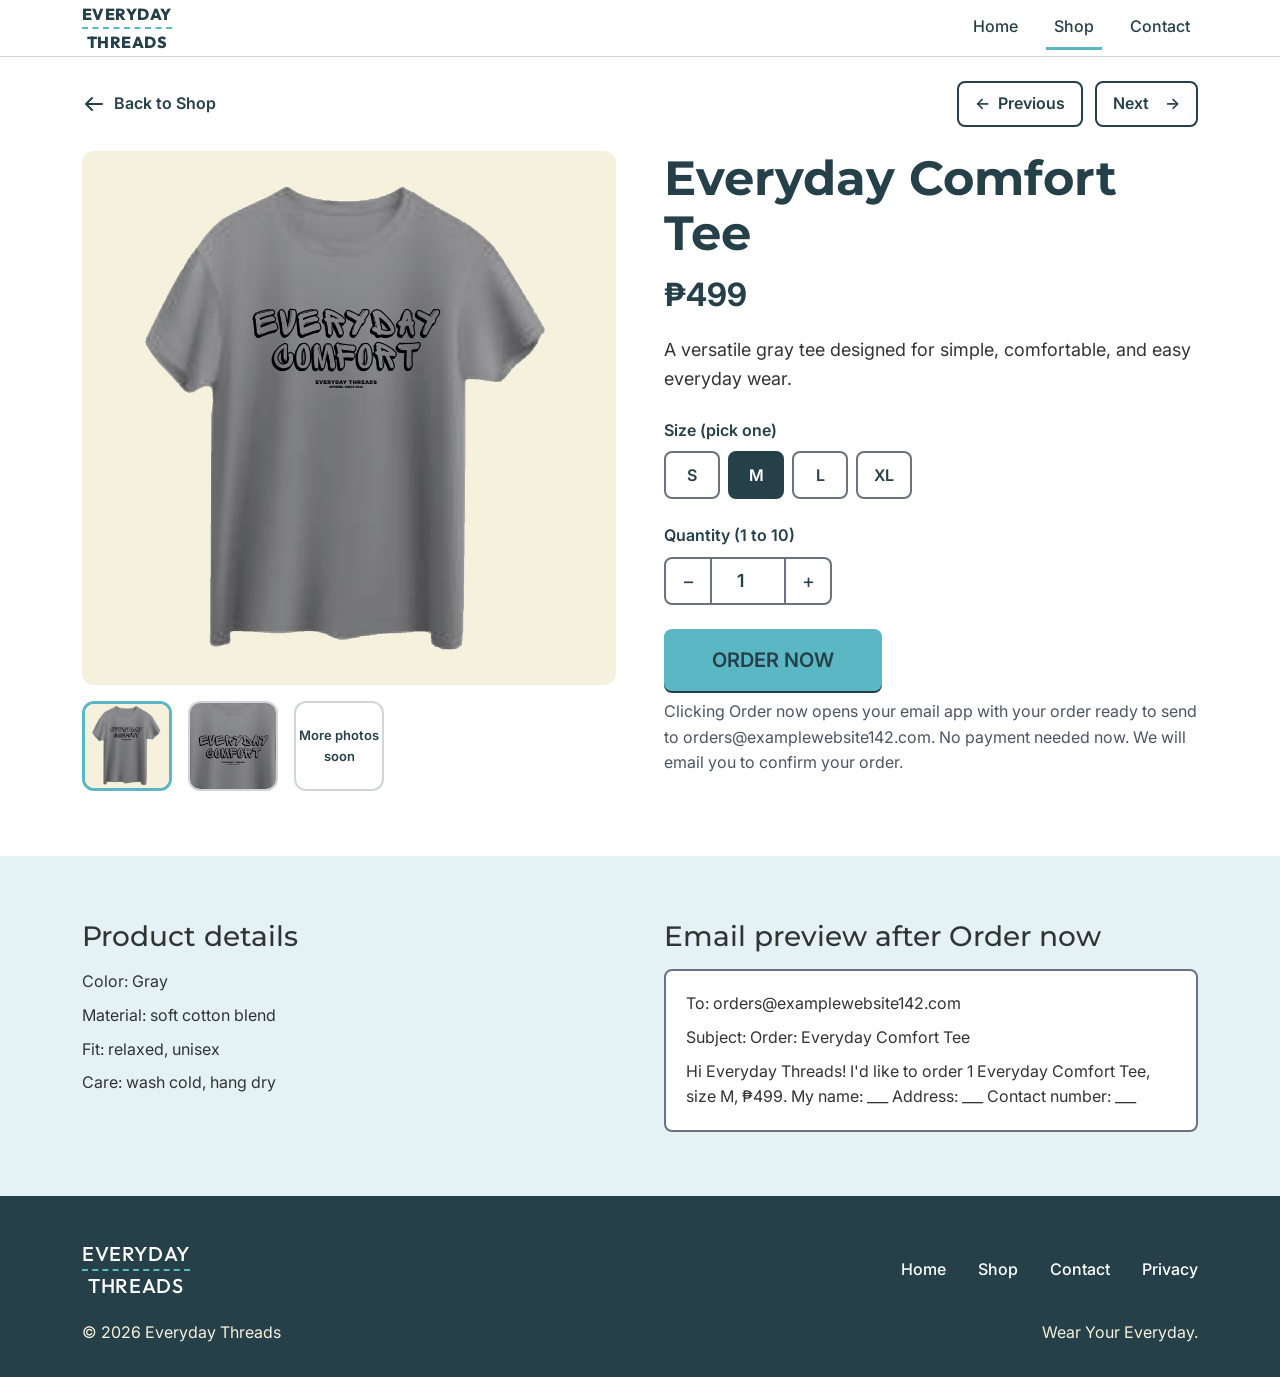
<file: everyday-comfort-tee.html>
<!DOCTYPE html>
<html lang="en">
<head>
  <meta charset="UTF-8">
  <meta name="viewport" content="width=device-width, initial-scale=1">
  <title>Everyday Comfort Tee | Everyday Threads</title>
  <meta name="description" content="Everyday Comfort Tee: A versatile gray tee designed for simple, comfortable, and easy everyday wear. 499 pesos. Order by email.">
  <link rel="stylesheet" href="https://cdn.jsdelivr.net/npm/bootstrap@5.3.3/dist/css/bootstrap.min.css" integrity="sha384-QWTKZyjpPEjISv5WaRU9OFeRpok6YctnYmDr5pNlyT2bRjXh0JMhjY6hW+ALEwIH" crossorigin="anonymous">
  <link rel="preconnect" href="https://fonts.googleapis.com">
  <link rel="preconnect" href="https://fonts.gstatic.com" crossorigin>
  <link rel="stylesheet" href="https://fonts.googleapis.com/css2?family=Inter:wght@400;500;600;700&amp;family=Montserrat:wght@600;700&amp;family=Outfit:wght@800&amp;display=swap">
  <link rel="stylesheet" href="css/style.css">
</head>
<body>
  <a class="skip-link" href="#main">Skip to main content</a>
  <header class="site-header">
    <nav class="navbar navbar-expand-md" aria-label="Main">
      <div class="container">
        <a class="logo" href="index.html" aria-label="Everyday Threads home page"><span>Everyday</span><span class="stitch"></span><span>Threads</span></a>
        <button class="navbar-toggler" type="button" data-bs-toggle="collapse" data-bs-target="#main-nav" aria-controls="main-nav" aria-expanded="false" aria-label="Open menu">
          <span class="navbar-toggler-icon"></span>
        </button>
        <div class="collapse navbar-collapse justify-content-end" id="main-nav">
          <ul class="navbar-nav">
          <li class="nav-item"><a class="nav-link" href="index.html">Home</a></li>
          <li class="nav-item"><a class="nav-link active" href="index.html#shop">Shop</a></li>
          <li class="nav-item"><a class="nav-link" href="contact.html">Contact</a></li>
          </ul>
        </div>
      </div>
    </nav>
  </header>

  <main id="main">
    <div class="container pt-4 d-flex flex-wrap justify-content-between align-items-center gap-2">
      <a class="back-link" href="index.html#shop"><svg width="24" height="24" viewBox="0 0 24 24" fill="none" stroke="#264049" stroke-width="2" stroke-linecap="round" stroke-linejoin="round" aria-hidden="true" focusable="false"><path d="M20 12H4M10 6l-6 6 6 6"/></svg> Back to Shop</a>
      <nav class="tee-pager" aria-label="Browse the tees">
        <a class="pager-link" href="dont-be-late-tee.html" rel="prev"><span aria-hidden="true">&larr;</span> Previous<span class="visually-hidden">: Don't Be Late Tee</span></a>
        <a class="pager-link" href="do-good-work-tee.html" rel="next">Next<span class="visually-hidden">: Do Good Work Tee</span> <span aria-hidden="true">&rarr;</span></a>
      </nav>
    </div>

    <section class="section pt-4" aria-labelledby="product-title">
      <div class="container">
        <div class="row g-5">
          <div class="col-lg-6">
            <div class="img-panel main-photo mb-3">
              <img id="main-photo" src="images/everyday-comfort-tee.jpg" alt="Gray Everyday Comfort Tee with the words Everyday Comfort in black graffiti-style lettering on the front" width="900" height="975">
            </div>
            <div class="d-flex gap-3">
              <button type="button" class="thumb" aria-pressed="true" aria-label="Show front view" data-src="images/everyday-comfort-tee.jpg" data-alt="Gray Everyday Comfort Tee with the words Everyday Comfort in black graffiti-style lettering on the front">
                <img src="images/everyday-comfort-tee.jpg" alt="" width="90" height="90">
              </button>
              <button type="button" class="thumb" aria-pressed="false" aria-label="Show close-up of the print" data-src="images/everyday-comfort-tee-closeup.jpg" data-alt="Close-up of the Everyday Comfort print: black graffiti-style lettering above the words Everyday Threads">
                <img src="images/everyday-comfort-tee-closeup.jpg" alt="" width="90" height="90">
              </button>
              <div class="thumb-soon">More photos soon</div>
            </div>
          </div>

          <div class="col-lg-6">
            <h1 id="product-title" class="mb-2">Everyday Comfort Tee</h1>
            <p class="price fs-2 mb-3">&#8369;499</p>
            <p class="product-desc mb-4">A versatile gray tee designed for simple, comfortable, and easy everyday wear.</p>

            <form id="order-form" data-product="Everyday Comfort Tee" data-color="Gray" data-price="499">
              <fieldset class="mb-4">
                <legend class="form-label fs-6 mb-2">Size (pick one)</legend>
                <div class="d-flex gap-2">
                  <div class="size-option">
                    <input type="radio" name="size" id="size-s" value="S">
                    <label for="size-s">S</label>
                  </div>
                  <div class="size-option">
                    <input type="radio" name="size" id="size-m" value="M" checked>
                    <label for="size-m">M</label>
                  </div>
                  <div class="size-option">
                    <input type="radio" name="size" id="size-l" value="L">
                    <label for="size-l">L</label>
                  </div>
                  <div class="size-option">
                    <input type="radio" name="size" id="size-xl" value="XL">
                    <label for="size-xl">XL</label>
                  </div>
                </div>
              </fieldset>

              <div class="mb-4">
                <label for="quantity" class="form-label d-block">Quantity (1 to 10)</label>
                <div class="qty-group">
                  <button type="button" id="qty-minus" aria-label="Decrease quantity">&minus;</button>
                  <input type="number" id="quantity" name="quantity" value="1" min="1" max="10" inputmode="numeric">
                  <button type="button" id="qty-plus" aria-label="Increase quantity">+</button>
                </div>
              </div>

              <button type="submit" class="btn btn-et fs-5 px-5">Order now</button>
              <p class="form-text mt-2 mb-0">Clicking Order now opens your email app with your order ready to send to orders@examplewebsite142.com. No payment needed now. We will email you to confirm your order.</p>
              <p id="order-status" class="form-status mt-3" role="status" aria-live="polite"></p>
            </form>
          </div>
        </div>
      </div>
    </section>

    <section class="section bg-pale-teal" aria-label="More about this tee">
      <div class="container">
        <div class="row g-5">
          <div class="col-lg-6">
            <h2 class="h3 mb-3">Product details</h2>
            <ul class="list-unstyled d-flex flex-column gap-2 mb-0">
              <li>Color: Gray</li>
              <li>Material: soft cotton blend</li>
              <li>Fit: relaxed, unisex</li>
              <li>Care: wash cold, hang dry</li>
            </ul>
          </div>
          <div class="col-lg-6">
            <h2 class="h3 mb-3">Email preview after Order now</h2>
            <div class="email-preview">
              <p>To: orders@examplewebsite142.com</p>
              <p>Subject: Order: Everyday Comfort Tee</p>
              <p class="mb-0">Hi Everyday Threads! I'd like to order 1 Everyday Comfort Tee, size M, &#8369;499. My name: ___ Address: ___ Contact number: ___</p>
            </div>
          </div>
        </div>
      </div>
    </section>
  </main>

  <footer class="site-footer">
    <div class="container">
      <div class="d-flex flex-column flex-md-row justify-content-between align-items-md-center gap-3">
        <a class="logo logo-light" href="index.html" aria-label="Everyday Threads home page"><span>Everyday</span><span class="stitch"></span><span>Threads</span></a>
        <nav aria-label="Footer">
          <ul class="list-unstyled d-flex flex-wrap footer-nav mb-0">
            <li><a href="index.html">Home</a></li>
            <li><a href="index.html#shop">Shop</a></li>
            <li><a href="contact.html">Contact</a></li>
            <li><a href="privacy.html">Privacy</a></li>
          </ul>
        </nav>
      </div>
      <div class="d-flex flex-column flex-md-row justify-content-between gap-2 mt-4">
        <p class="copy mb-0">&copy; 2026 Everyday Threads</p>
        <p class="copy mb-0">Wear Your Everyday.</p>
      </div>
    </div>
  </footer>

  <script src="https://cdn.jsdelivr.net/npm/bootstrap@5.3.3/dist/js/bootstrap.bundle.min.js" integrity="sha384-YvpcrYf0tY3lHB60NNkmXc5s9fDVZLESaAA55NDzOxhy9GkcIdslK1eN7N6jIeHz" crossorigin="anonymous"></script>
  <script src="js/main.js"></script>
</body>
</html>
</file>
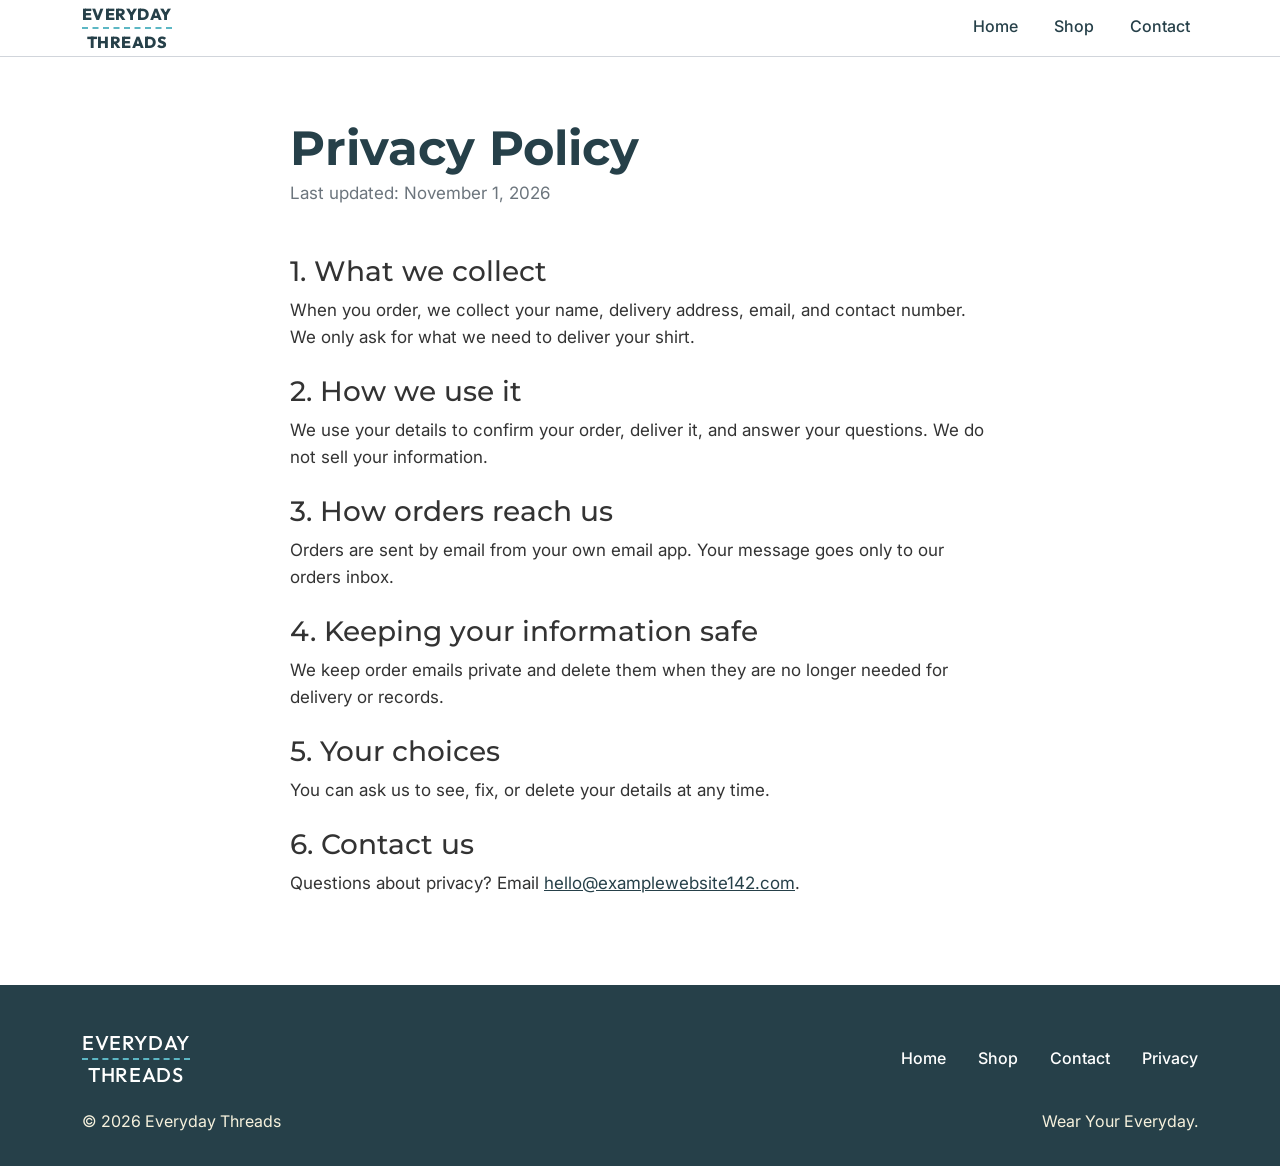
<file: privacy.html>
<!DOCTYPE html>
<html lang="en">
<head>
  <meta charset="UTF-8">
  <meta name="viewport" content="width=device-width, initial-scale=1">
  <title>Privacy Policy | Everyday Threads</title>
  <meta name="description" content="How Everyday Threads collects, uses, and protects your details when you order or contact us.">
  <link rel="stylesheet" href="https://cdn.jsdelivr.net/npm/bootstrap@5.3.3/dist/css/bootstrap.min.css" integrity="sha384-QWTKZyjpPEjISv5WaRU9OFeRpok6YctnYmDr5pNlyT2bRjXh0JMhjY6hW+ALEwIH" crossorigin="anonymous">
  <link rel="preconnect" href="https://fonts.googleapis.com">
  <link rel="preconnect" href="https://fonts.gstatic.com" crossorigin>
  <link rel="stylesheet" href="https://fonts.googleapis.com/css2?family=Inter:wght@400;500;600;700&amp;family=Montserrat:wght@600;700&amp;family=Outfit:wght@800&amp;display=swap">
  <link rel="stylesheet" href="css/style.css">
</head>
<body>
  <a class="skip-link" href="#main">Skip to main content</a>
  <header class="site-header">
    <nav class="navbar navbar-expand-md" aria-label="Main">
      <div class="container">
        <a class="logo" href="index.html" aria-label="Everyday Threads home page"><span>Everyday</span><span class="stitch"></span><span>Threads</span></a>
        <button class="navbar-toggler" type="button" data-bs-toggle="collapse" data-bs-target="#main-nav" aria-controls="main-nav" aria-expanded="false" aria-label="Open menu">
          <span class="navbar-toggler-icon"></span>
        </button>
        <div class="collapse navbar-collapse justify-content-end" id="main-nav">
          <ul class="navbar-nav">
          <li class="nav-item"><a class="nav-link" href="index.html">Home</a></li>
          <li class="nav-item"><a class="nav-link" href="index.html#shop">Shop</a></li>
          <li class="nav-item"><a class="nav-link" href="contact.html">Contact</a></li>
          </ul>
        </div>
      </div>
    </nav>
  </header>

  <main id="main">
    <section class="section" aria-labelledby="page-title">
      <div class="container">
        <div class="policy-body mx-auto">
          <h1 id="page-title" class="mb-1">Privacy Policy</h1>
          <p class="text-secondary mb-5">Last updated: <time datetime="2026-11-01">November 1, 2026</time></p>
          <div>
            <section id="collect" class="mb-4" aria-labelledby="collect-title">
              <h2 id="collect-title" class="h3">1. What we collect</h2>
              <p>When you order, we collect your name, delivery address, email, and contact number. We only ask for what we need to deliver your shirt.</p>
            </section>
            <section id="use" class="mb-4" aria-labelledby="use-title">
              <h2 id="use-title" class="h3">2. How we use it</h2>
              <p>We use your details to confirm your order, deliver it, and answer your questions. We do not sell your information.</p>
            </section>
            <section id="orders" class="mb-4" aria-labelledby="orders-title">
              <h2 id="orders-title" class="h3">3. How orders reach us</h2>
              <p>Orders are sent by email from your own email app. Your message goes only to our orders inbox.</p>
            </section>
            <section id="safe" class="mb-4" aria-labelledby="safe-title">
              <h2 id="safe-title" class="h3">4. Keeping your information safe</h2>
              <p>We keep order emails private and delete them when they are no longer needed for delivery or records.</p>
            </section>
            <section id="choices" class="mb-4" aria-labelledby="choices-title">
              <h2 id="choices-title" class="h3">5. Your choices</h2>
              <p>You can ask us to see, fix, or delete your details at any time.</p>
            </section>
            <section id="contact" class="mb-4" aria-labelledby="contact-title">
              <h2 id="contact-title" class="h3">6. Contact us</h2>
              <p>Questions about privacy? Email <a href="mailto:hello@examplewebsite142.com">hello@examplewebsite142.com</a>.</p>
            </section>
          </div>
        </div>
      </div>
    </section>
  </main>

  <footer class="site-footer">
    <div class="container">
      <div class="d-flex flex-column flex-md-row justify-content-between align-items-md-center gap-3">
        <a class="logo logo-light" href="index.html" aria-label="Everyday Threads home page"><span>Everyday</span><span class="stitch"></span><span>Threads</span></a>
        <nav aria-label="Footer">
          <ul class="list-unstyled d-flex flex-wrap footer-nav mb-0">
            <li><a href="index.html">Home</a></li>
            <li><a href="index.html#shop">Shop</a></li>
            <li><a href="contact.html">Contact</a></li>
            <li><a href="privacy.html">Privacy</a></li>
          </ul>
        </nav>
      </div>
      <div class="d-flex flex-column flex-md-row justify-content-between gap-2 mt-4">
        <p class="copy mb-0">&copy; 2026 Everyday Threads</p>
        <p class="copy mb-0">Wear Your Everyday.</p>
      </div>
    </div>
  </footer>

  <script src="https://cdn.jsdelivr.net/npm/bootstrap@5.3.3/dist/js/bootstrap.bundle.min.js" integrity="sha384-YvpcrYf0tY3lHB60NNkmXc5s9fDVZLESaAA55NDzOxhy9GkcIdslK1eN7N6jIeHz" crossorigin="anonymous"></script>
  <script src="js/main.js"></script>
</body>
</html>
</file>
<file: css/style.css>
/* Everyday Threads - custom styles (loaded after Bootstrap) */

:root {
  --et-teal: #5CB7C4;
  --et-graphite: #264049;
  --et-lavender: #A99ADE;
  --et-ivory: #F6F1DD;
  --et-pale-teal: #E4F2F5;
  --et-text: #333333;
  --et-muted: #4B5563;
  --et-border: #D1D5DB;
  --et-input-border: #6B7280;
  --et-error: #B42318;
}

body {
  font-family: "Inter", system-ui, sans-serif;
  font-size: 1rem; /* 16px minimum for body text */
  line-height: 1.6;
  color: var(--et-text);
}

h1, h2, h3 {
  font-family: "Montserrat", sans-serif;
  color: var(--et-graphite);
}

h1 { font-weight: 700; font-size: clamp(2.25rem, 4vw, 3rem); line-height: 1.15; }
h2 { font-weight: 600; font-size: clamp(1.75rem, 3vw, 2rem); }
h3 { font-weight: 600; font-size: 1.375rem; }

a { color: var(--et-graphite); }

/* Skip link: hidden until it gets keyboard focus */
.skip-link {
  position: absolute;
  left: 1rem;
  top: -100px;
  z-index: 2000;
  background: var(--et-graphite);
  color: #fff;
  padding: .75rem 1rem;
  border-radius: 8px;
  font-weight: 600;
}
.skip-link:focus { top: 1rem; color: #fff; }

/* Visible focus ring on everything that can take focus */
a:focus-visible,
button:focus-visible,
input:focus-visible,
textarea:focus-visible,
.btn:focus-visible,
.navbar-toggler:focus-visible,
.site-header .nav-link:focus-visible,
.site-header .navbar-toggler:focus-visible,
.form-control:focus-visible,
.thumb:focus-visible,
.qty-group button:focus-visible,
.qty-group input:focus-visible {
  outline: 3px solid var(--et-graphite);
  outline-offset: 3px;
  box-shadow: 0 0 0 6px var(--et-teal);
}

/* White ring in the dark footer so focus stays visible */
.site-footer a:focus-visible {
  outline: 3px solid #fff;
  outline-offset: 3px;
  box-shadow: none;
}

/* ---------- Logo ---------- */
.logo {
  display: inline-flex;
  flex-direction: column;
  align-items: center;
  text-decoration: none;
  font-family: "Outfit", sans-serif;
  font-weight: 800;
  text-transform: uppercase;
  letter-spacing: .03em;
  color: var(--et-graphite);
  font-size: 1.25rem;
  line-height: 1;
}
.logo .stitch {
  width: 100%;
  border-top: 2px dashed var(--et-teal);
  margin: 5px 0;
}
.logo:hover { color: var(--et-graphite); }
.logo-light { color: #fff; }
.logo-light:hover { color: #fff; }

/* ---------- Header / navbar ---------- */
.site-header {
  background: #fff;
  border-bottom: 1px solid var(--et-border);
  position: sticky;
  top: 0;
  z-index: 1030;
}
.site-header .navbar { min-height: 56px; padding-top: .25rem; padding-bottom: .25rem; }
.site-header .logo { font-size: 1rem; }
.site-header .nav-link {
  color: var(--et-graphite);
  font-weight: 500;
  padding: .5rem .75rem;
  border-bottom: 3px solid transparent;
}
/* Keep anchor targets from hiding under the fixed header */
html { scroll-padding-top: 72px; }
.site-header .nav-link:hover { color: var(--et-graphite); border-bottom-color: var(--et-border); }
.site-header .nav-link.active,
.site-header .nav-link[aria-current="page"] {
  color: var(--et-graphite);
  border-bottom-color: var(--et-teal);
}
.navbar-toggler { border: 2px solid var(--et-graphite); padding: .375rem .625rem; }

/* ---------- Buttons ---------- */
.btn-et {
  background: var(--et-teal);
  color: var(--et-graphite);
  font-weight: 600;
  text-transform: uppercase;
  padding: 1rem 2rem;
  border-radius: 8px;
  border: 0;
  box-shadow: 0 2px 0 var(--et-graphite);
  min-height: 48px;
}
.btn-et:hover, .btn-et:focus { background: #4aa6b4; color: var(--et-graphite); }

.btn-et-outline {
  background: transparent;
  color: var(--et-graphite);
  font-weight: 600;
  text-transform: uppercase;
  padding: .875rem 1.875rem;
  border-radius: 8px;
  border: 2px solid var(--et-graphite);
  min-height: 48px;
}
.btn-et-outline:hover, .btn-et-outline:focus { background: var(--et-graphite); color: #fff; }

/* ---------- Sections ---------- */
.section { padding: 4rem 0; }
.bg-ivory { background: var(--et-ivory); }
.bg-pale-teal { background: var(--et-pale-teal); }
.intro-text { font-size: 1.125rem; max-width: 640px; }
.product-desc { font-size: 1.125rem; }
.about-text { font-size: 1.125rem; max-width: 560px; }
.how-to-order-text { max-width: 700px; }
.lead-text { font-size: 1.25rem; line-height: 1.5; max-width: 520px; }

.img-panel {
  background: var(--et-ivory);
  border-radius: 12px;
  overflow: hidden;
}
.img-panel img { width: 100%; height: 100%; object-fit: contain; }

.hero-panel {
  background: var(--et-ivory);
  border-radius: 16px;
  padding: 2rem 1rem;
}
.hero-panel img { width: 33.333%; height: auto; }

/* Product cards */
.product-card {
  background: #fff;
  border: 1px solid var(--et-border);
  border-radius: 12px;
  padding: 1.25rem;
  height: 100%;
}
.product-card .img-panel { aspect-ratio: 6 / 5; }
.price { font-weight: 700; color: var(--et-graphite); }

.about-panel {
  background: var(--et-lavender);
  border-radius: 12px;
  min-height: 320px;
  display: flex;
  align-items: center;
  justify-content: center;
  text-align: center;
  font-family: "Outfit", sans-serif;
  font-weight: 800;
  text-transform: uppercase;
  color: var(--et-graphite);
  font-size: clamp(2.5rem, 5vw, 4rem);
  line-height: 1.05;
  letter-spacing: .03em;
}

/* ---------- Product page ---------- */
.back-link {
  display: inline-flex;
  gap: .5rem;
  align-items: center;
  font-weight: 600;
  text-decoration: none;
  padding: .5rem 0;
}
.back-link:hover { text-decoration: underline; }

.main-photo { aspect-ratio: 1 / 1; }

.thumb {
  width: 90px;
  height: 90px;
  padding: 0;
  border: 2px solid var(--et-border);
  border-radius: 12px;
  background: var(--et-ivory);
  overflow: hidden;
}
.thumb img { width: 100%; height: 100%; object-fit: cover; }
.thumb[aria-pressed="true"] { border: 3px solid var(--et-teal); }
.thumb-soon {
  width: 90px;
  height: 90px;
  border: 2px solid var(--et-border);
  border-radius: 12px;
  display: flex;
  align-items: center;
  justify-content: center;
  text-align: center;
  font-size: .8125rem;
  font-weight: 600;
  color: var(--et-graphite);
  background: #fff;
}

/* Size picker: real radio buttons, styled as boxes */
.size-option input {
  position: absolute;
  opacity: 0;
  width: 1px;
  height: 1px;
}
.size-option label {
  min-width: 56px;
  min-height: 48px;
  display: inline-flex;
  align-items: center;
  justify-content: center;
  border: 2px solid var(--et-input-border);
  border-radius: 8px;
  font-weight: 600;
  color: var(--et-graphite);
  background: #fff;
  cursor: pointer;
}
.size-option input:checked + label {
  background: var(--et-graphite);
  border-color: var(--et-graphite);
  color: #fff;
}
.size-option input:focus-visible + label {
  outline: 3px solid var(--et-graphite);
  outline-offset: 3px;
  box-shadow: 0 0 0 6px var(--et-teal);
}

.qty-group { display: inline-flex; align-items: stretch; }
.qty-group button {
  width: 48px;
  height: 48px;
  border: 2px solid var(--et-input-border);
  background: #fff;
  color: var(--et-graphite);
  font-size: 1.25rem;
  line-height: 1;
}
.qty-group button:first-child { border-radius: 8px 0 0 8px; }
.qty-group button:last-child { border-radius: 0 8px 8px 0; }
.qty-group input {
  width: 72px;
  height: 48px;
  border: 2px solid var(--et-input-border);
  border-left: 0;
  border-right: 0;
  text-align: center;
  font-weight: 600;
  font-size: 1.125rem;
  color: var(--et-graphite);
}

.email-preview {
  background: #fff;
  border: 2px solid var(--et-input-border);
  border-radius: 8px;
  padding: 1.25rem;
}
.email-preview p { margin-bottom: .5rem; }

/* ---------- Forms ---------- */
.form-label { font-weight: 600; color: var(--et-graphite); }
.form-control {
  border: 2px solid var(--et-input-border);
  border-radius: 8px;
  min-height: 52px;
  font-size: 1rem;
}
.form-control::placeholder { color: var(--et-muted); }
.form-text { color: var(--et-muted); font-size: 1rem; }
.form-control[aria-invalid="true"] { border-color: var(--et-error); }
.field-error { color: var(--et-error); font-weight: 600; margin-top: .375rem; }
.form-status { font-weight: 600; color: var(--et-graphite); }

.contact-card {
  border: 1px solid var(--et-border);
  border-radius: 12px;
  padding: .5rem 1.75rem;
}
.contact-row {
  display: flex;
  align-items: center;
  gap: 1rem;
  padding: 1rem 0;
  border-bottom: 1px solid #E5E7EB;
}
.contact-row:last-child { border-bottom: 0; }
.contact-icon {
  width: 44px;
  height: 44px;
  flex-shrink: 0;
  border-radius: 8px;
  background: var(--et-ivory);
  display: inline-flex;
  align-items: center;
  justify-content: center;
}
.contact-label { color: var(--et-muted); display: block; }
.contact-value { color: var(--et-graphite); font-weight: 600; font-size: 1.0625rem; }
.contact-value a { word-break: break-word; }

.location-panel {
  background: var(--et-lavender);
  border-radius: 12px;
  min-height: 320px;
  height: 100%;
  display: flex;
  flex-direction: column;
  align-items: center;
  justify-content: center;
  gap: .5rem;
  color: var(--et-graphite);
}
.location-panel .city {
  font-family: "Outfit", sans-serif;
  font-weight: 800;
  text-transform: uppercase;
  font-size: 2.125rem;
  letter-spacing: .03em;
}

.form-card {
  border: 1px solid var(--et-border);
  border-radius: 12px;
  padding: 2rem;
}

.how-to-order {
  background: var(--et-ivory);
  border-radius: 12px;
  padding: 1.75rem 2rem;
}

/* ---------- Privacy / terms ---------- */
.policy-body { max-width: 700px; }
.policy-body p { font-size: 1.0625rem; line-height: 1.6; }
.policy-toc a {
  display: block;
  padding: .5rem 0;
  font-weight: 500;
  text-decoration: none;
}
.policy-toc a:hover { text-decoration: underline; }
.policy-body section { scroll-margin-top: 1.5rem; }

/* ---------- Footer ---------- */
.site-footer {
  background: var(--et-graphite);
  color: #fff;
  padding: 3rem 0 2rem;
}
.site-footer a { color: #fff; text-decoration: none; font-weight: 500; padding: .5rem 0; display: inline-block; }
.site-footer a:hover { text-decoration: underline; }
.site-footer .logo { display: inline-flex; padding: 0; align-self: flex-start; }
.site-footer .logo:hover { text-decoration: none; }

@media (min-width: 768px) {
  .site-header .navbar-nav { gap: 1.25rem; }
}
.site-footer .copy { color: var(--et-ivory); }
.footer-nav { gap: .25rem 2rem; }

/* Previous / Next on product pages */
.tee-pager { display: flex; gap: .75rem; }
.pager-link {
  display: inline-flex; align-items: center; gap: .5rem;
  min-height: 44px; padding: .5rem 1rem;
  border: 2px solid var(--et-graphite); border-radius: 8px;
  font-weight: 600; text-decoration: none; color: var(--et-graphite);
}
.pager-link:hover { background: var(--et-graphite); color: #fff; }
</file>
